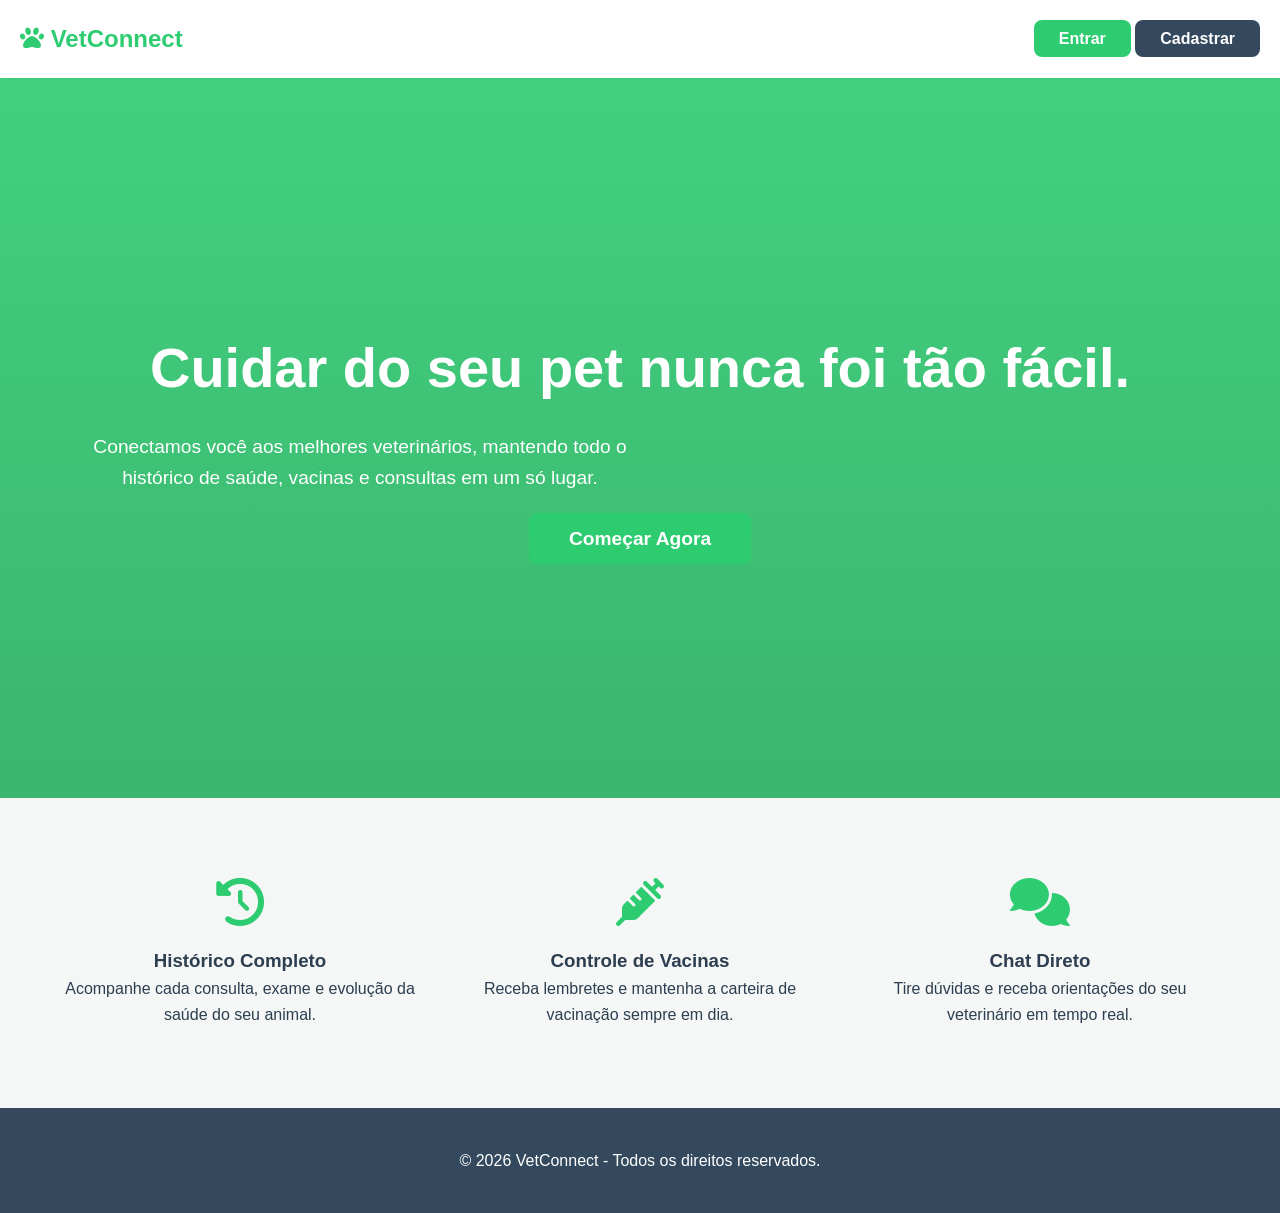
<file: index.html>
<!DOCTYPE html>
<html lang="pt-br">
<head>
    <meta charset="UTF-8">
    <meta name="viewport" content="width=device-width, initial-scale=1.0">
    <title>VetConnect - Conectando Saúde e Carinho</title>
    <link rel="stylesheet" href="css/style.css">
    <link rel="stylesheet" href="https://cdnjs.cloudflare.com/ajax/libs/font-awesome/6.0.0/css/all.min.css">
    <style>
        .hero {
            height: 80vh;
            display: flex;
            align-items: center;
            justify-content: center;
            text-align: center;
            background: linear-gradient(rgba(46, 204, 113, 0.9), rgba(39, 174, 96, 0.9)), url('https://images.unsplash.com/photo-1584132967334-10e028bd69f7?ixlib=rb-1.2.1&auto=format&fit=crop&w=1350&q=80');
            background-size: cover;
            color: white;
            padding: 20px;
        }
        .hero h1 { font-size: 3.5rem; margin-bottom: 20px; }
        .hero p { font-size: 1.2rem; margin-bottom: 30px; max-width: 600px; }
        .nav-landing {
            padding: 20px;
            display: flex;
            justify-content: space-between;
            align-items: center;
            background: white;
            box-shadow: var(--shadow);
        }
        .nav-landing .logo { color: var(--primary-color); font-size: 1.5rem; font-weight: bold; }
        .features { padding: 80px 20px; display: grid; grid-template-columns: repeat(auto-fit, minmax(250px, 1fr)); gap: 40px; text-align: center; }
        .feature-item i { font-size: 3rem; color: var(--primary-color); margin-bottom: 20px; }
    </style>
</head>
<body>
    <nav class="nav-landing">
        <div class="logo"><i class="fas fa-paw"></i> VetConnect</div>
        <div>
            <a href="login.html" class="btn" style="width: auto; padding: 10px 25px; text-decoration: none;">Entrar</a>
            <a href="register.html" class="btn" style="width: auto; padding: 10px 25px; text-decoration: none; background: #34495e;">Cadastrar</a>
        </div>
    </nav>

    <header class="hero">
        <div class="container">
            <h1>Cuidar do seu pet nunca foi tão fácil.</h1>
            <p>Conectamos você aos melhores veterinários, mantendo todo o histórico de saúde, vacinas e consultas em um só lugar.</p>
            <a href="register.html" class="btn" style="width: auto; padding: 15px 40px; font-size: 1.2rem; text-decoration: none;">Começar Agora</a>
        </div>
    </header>

    <section class="container features">
        <div class="feature-item">
            <i class="fas fa-history"></i>
            <h3>Histórico Completo</h3>
            <p>Acompanhe cada consulta, exame e evolução da saúde do seu animal.</p>
        </div>
        <div class="feature-item">
            <i class="fas fa-syringe"></i>
            <h3>Controle de Vacinas</h3>
            <p>Receba lembretes e mantenha a carteira de vacinação sempre em dia.</p>
        </div>
        <div class="feature-item">
            <i class="fas fa-comments"></i>
            <h3>Chat Direto</h3>
            <p>Tire dúvidas e receba orientações do seu veterinário em tempo real.</p>
        </div>
    </section>

    <footer style="background: #34495e; color: white; padding: 40px 20px; text-align: center;">
        <p>&copy; 2026 VetConnect - Todos os direitos reservados.</p>
    </footer>
</body>
</html>
<!-- Deploy Trigger -->
</file>
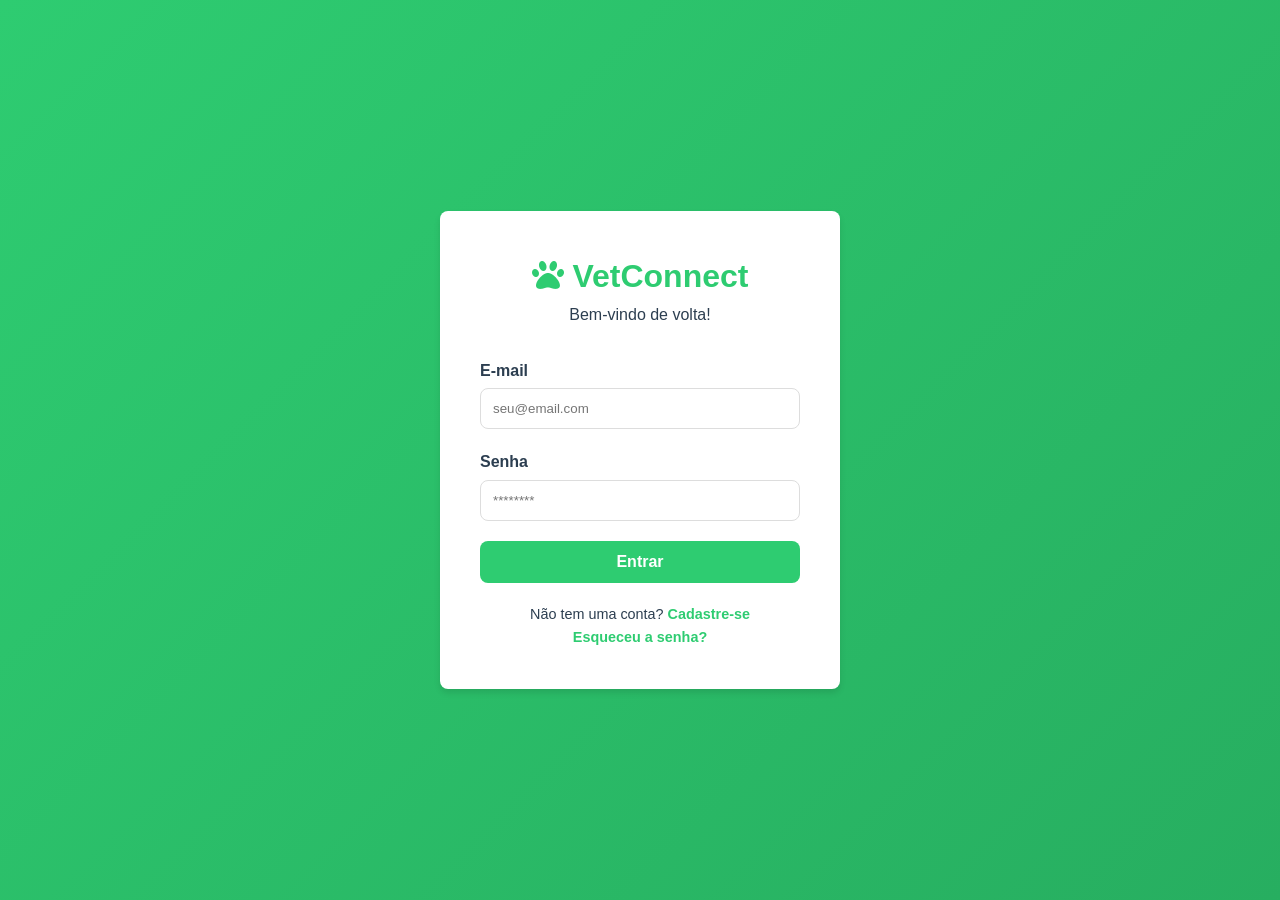
<file: chat.html>
<!DOCTYPE html>
<html lang="pt-br">
<head>
    <meta charset="UTF-8">
    <meta name="viewport" content="width=device-width, initial-scale=1.0">
    <title>Chat - VetConnect</title>
    <link rel="stylesheet" href="css/style.css">
    <link rel="stylesheet" href="https://cdnjs.cloudflare.com/ajax/libs/font-awesome/6.0.0/css/all.min.css">
    <style>
        .chat-container {
            display: flex;
            height: calc(100vh - 100px);
            background: white;
            border-radius: var(--border-radius);
            box-shadow: var(--shadow);
            overflow: hidden;
        }
        .chat-sidebar {
            width: 300px;
            border-right: 1px solid #eee;
            overflow-y: auto;
        }
        .chat-main {
            flex-grow: 1;
            display: flex;
            flex-direction: column;
        }
        .contact-item {
            padding: 15px;
            border-bottom: 1px solid #f9f9f9;
            cursor: pointer;
            display: flex;
            align-items: center;
            gap: 10px;
        }
        .contact-item:hover, .contact-item.active {
            background-color: var(--secondary-color);
        }
        .messages-display {
            flex-grow: 1;
            padding: 20px;
            overflow-y: auto;
            background: #f0f2f5;
            display: flex;
            flex-direction: column;
            gap: 10px;
        }
        .message {
            max-width: 70%;
            padding: 10px 15px;
            border-radius: 15px;
            font-size: 0.9rem;
        }
        .message.sent {
            align-self: flex-end;
            background: var(--primary-color);
            color: white;
            border-bottom-right-radius: 2px;
        }
        .message.received {
            align-self: flex-start;
            background: white;
            border-bottom-left-radius: 2px;
        }
        .chat-input {
            padding: 20px;
            border-top: 1px solid #eee;
            display: flex;
            gap: 10px;
        }
        .chat-input input {
            flex-grow: 1;
            padding: 10px;
            border: 1px solid #ddd;
            border-radius: 20px;
            outline: none;
        }
    </style>
</head>
<body>
    <div class="dashboard-layout">
        <aside class="sidebar">
            <div class="sidebar-logo"><i class="fas fa-paw"></i> VetConnect</div>
            <nav class="nav-menu">
                <li class="nav-item"><a href="#" id="backLink" class="nav-link"><i class="fas fa-arrow-left"></i> Voltar</a></li>
            </nav>
        </aside>

        <main class="main-content">
            <header class="header-top">
                <h2>Mensagens</h2>
            </header>

            <div class="chat-container">
                <div class="chat-sidebar" id="contactList">
                    <!-- Contatos -->
                </div>
                <div class="chat-main">
                    <div class="messages-display" id="messageList">
                        <p style="text-align:center; color: #999; margin-top: 50px;">Selecione um contato para iniciar a conversa</p>
                    </div>
                    <form class="chat-input" id="chatForm">
                        <input type="text" id="msgInput" placeholder="Digite sua mensagem..." required>
                        <button type="submit" class="btn" style="width: auto; border-radius: 50%; width: 45px; height: 45px;"><i class="fas fa-paper-plane"></i></button>
                    </form>
                </div>
            </div>
        </main>
    </div>

    <script src="js/auth.js"></script>
    <script src="js/data.js"></script>
    <script>
        const user = checkAuth();
        let activeContactId = null;

        document.getElementById('backLink').href = user.type === 'tutor' ? 'dashboard-tutor.html' : 'dashboard-vet.html';

        function loadContacts() {
            const users = DB.getUsers();
            const contacts = users.filter(u => u.type !== user.type);
            const list = document.getElementById('contactList');

            list.innerHTML = contacts.map(c => `
                <div class="contact-item" onclick="selectContact(${c.id})">
                    <div class="avatar">${c.name.charAt(0)}</div>
                    <div>
                        <strong>${c.name}</strong>
                        <p style="font-size: 0.7rem; color: #999;">${c.type === 'vet' ? 'Veterinário' : 'Tutor'}</p>
                    </div>
                </div>
            `).join('');
        }

        function selectContact(id) {
            activeContactId = id;
            document.querySelectorAll('.contact-item').forEach(el => el.classList.remove('active'));
            loadMessages();
        }

        function loadMessages() {
            if (!activeContactId) return;
            const allMsgs = DataManager.getMessages();
            const chatMsgs = allMsgs.filter(m => 
                (m.from === user.id && m.to === activeContactId) || 
                (m.from === activeContactId && m.to === user.id)
            );

            const list = document.getElementById('messageList');
            if (chatMsgs.length === 0) {
                list.innerHTML = '<p style="text-align:center; color: #999;">Nenhuma mensagem ainda. Diga oi!</p>';
            } else {
                list.innerHTML = chatMsgs.map(m => `
                    <div class="message ${m.from === user.id ? 'sent' : 'received'}">
                        ${m.text}
                    </div>
                `).join('');
            }
            list.scrollTop = list.scrollHeight;
        }

        document.getElementById('chatForm').addEventListener('submit', (e) => {
            e.preventDefault();
            if (!activeContactId) {
                alert('Selecione um contato primeiro!');
                return;
            }
            const input = document.getElementById('msgInput');
            const msg = {
                from: user.id,
                to: activeContactId,
                text: input.value,
                time: new Date().toISOString()
            };
            DataManager.saveMessage(msg);
            input.value = '';
            loadMessages();
        });

        loadContacts();
        setInterval(loadMessages, 3000); // Simular tempo real
    </script>
</body>
</html>
</file>
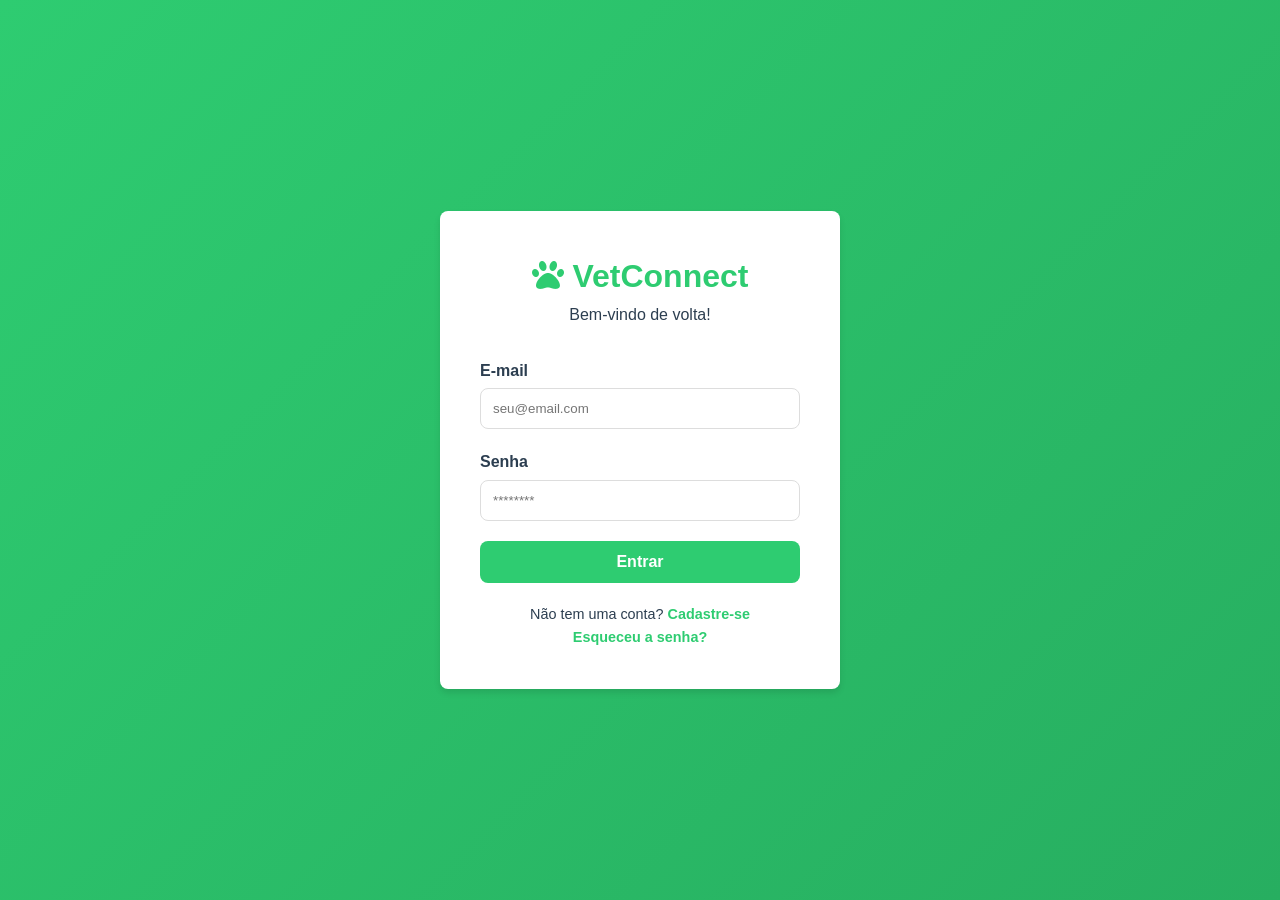
<file: dashboard-tutor.html>
<!DOCTYPE html>
<html lang="pt-br">
<head>
    <meta charset="UTF-8">
    <meta name="viewport" content="width=device-width, initial-scale=1.0">
    <title>Dashboard Tutor - VetConnect</title>
    <link rel="stylesheet" href="css/style.css">
    <link rel="stylesheet" href="https://cdnjs.cloudflare.com/ajax/libs/font-awesome/6.0.0/css/all.min.css">
    <style>
        .pet-card {
            background: white;
            border-radius: var(--border-radius);
            padding: 20px;
            box-shadow: var(--shadow);
            display: flex;
            align-items: center;
            gap: 20px;
            margin-bottom: 20px;
        }
        .pet-info h4 { margin: 0; color: var(--primary-color); }
        .pet-avatar {
            width: 60px;
            height: 60px;
            background: var(--secondary-color);
            border-radius: 50%;
            display: flex;
            align-items: center;
            justify-content: center;
            font-size: 1.5rem;
            color: var(--primary-color);
        }
        .action-buttons {
            display: flex;
            gap: 10px;
            margin-top: 10px;
        }
        .btn-sm {
            padding: 5px 10px;
            font-size: 0.8rem;
        }
        .modal {
            display: none;
            position: fixed;
            top: 0; left: 0; width: 100%; height: 100%;
            background: rgba(0,0,0,0.5);
            align-items: center;
            justify-content: center;
        }
        .modal-content {
            background: white;
            padding: 30px;
            border-radius: var(--border-radius);
            width: 100%;
            max-width: 500px;
        }
    </style>
</head>
<body>
    <div class="dashboard-layout">
        <aside class="sidebar">
            <div class="sidebar-logo">
                <i class="fas fa-paw"></i> VetConnect
            </div>
            <nav class="nav-menu">
                <li class="nav-item"><a href="#" class="nav-link active"><i class="fas fa-home"></i> Início</a></li>
                <li class="nav-item"><a href="#" class="nav-link" onclick="showModal('petModal')"><i class="fas fa-plus-circle"></i> Novo Pet</a></li>
                <li class="nav-item"><a href="#" class="nav-link"><i class="fas fa-calendar-alt"></i> Consultas</a></li>
                <li class="nav-item"><a href="#" class="nav-link"><i class="fas fa-syringe"></i> Vacinas</a></li>
                <li class="nav-item"><a href="chat.html" class="nav-link"><i class="fas fa-comments"></i> Chat</a></li>
            </nav>
            <div class="nav-item">
                <a href="#" class="nav-link" onclick="DB.logout()"><i class="fas fa-sign-out-alt"></i> Sair</a>
            </div>
        </aside>

        <main class="main-content">
            <header class="header-top">
                <h2 id="welcomeMsg">Olá, Tutor!</h2>
                <div class="user-profile">
                    <span id="userName">Usuário</span>
                    <div class="avatar" id="userInitial">U</div>
                </div>
            </header>

            <div class="stats-grid">
                <div class="stat-card">
                    <h3>Meus Pets</h3>
                    <div class="value" id="petCount">0</div>
                </div>
                <div class="stat-card">
                    <h3>Próximas Vacinas</h3>
                    <div class="value">2</div>
                </div>
                <div class="stat-card">
                    <h3>Consultas Agendadas</h3>
                    <div class="value">1</div>
                </div>
            </div>

            <h3>Meus Animais</h3>
            <div id="petList">
                <!-- Pets serão carregados aqui -->
                <p>Você ainda não cadastrou nenhum pet.</p>
            </div>
        </main>
    </div>

    <!-- Modal Novo Pet -->
    <div id="petModal" class="modal">
        <div class="modal-content">
            <h3>Cadastrar Novo Pet</h3>
            <form id="petForm">
                <div class="form-group">
                    <label>Nome do Pet</label>
                    <input type="text" id="petName" required>
                </div>
                <div class="form-group">
                    <label>Espécie</label>
                    <select id="petSpecies">
                        <option value="Cachorro">Cachorro</option>
                        <option value="Gato">Gato</option>
                        <option value="Pássaro">Pássaro</option>
                        <option value="Outro">Outro</option>
                    </select>
                </div>
                <div class="form-group">
                    <label>Raça</label>
                    <input type="text" id="petBreed">
                </div>
                <div class="form-group">
                    <label>Idade (anos)</label>
                    <input type="number" id="petAge">
                </div>
                <div class="form-group">
                    <label>Peso (kg)</label>
                    <input type="number" step="0.1" id="petWeight">
                </div>
                <div style="display: flex; gap: 10px;">
                    <button type="submit" class="btn">Salvar</button>
                    <button type="button" class="btn" style="background: #95a5a6;" onclick="hideModal('petModal')">Cancelar</button>
                </div>
            </form>
        </div>
    </div>

    <script src="js/auth.js"></script>
    <script src="js/data.js"></script>
    <script>
        const user = checkAuth();
        document.getElementById('userName').innerText = user.name;
        document.getElementById('userInitial').innerText = user.name.charAt(0).toUpperCase();
        document.getElementById('welcomeMsg').innerText = `Olá, ${user.name.split(' ')[0]}!`;

        function showModal(id) { document.getElementById(id).style.display = 'flex'; }
        function hideModal(id) { document.getElementById(id).style.display = 'none'; }

        function loadPets() {
            const pets = DataManager.getPetsByTutor(user.id);
            const list = document.getElementById('petList');
            document.getElementById('petCount').innerText = pets.length;

            if (pets.length === 0) {
                list.innerHTML = '<p>Você ainda não cadastrou nenhum pet.</p>';
                return;
            }

            list.innerHTML = pets.map(pet => `
                <div class="pet-card">
                    <div class="pet-avatar"><i class="fas fa-${pet.species === 'Cachorro' ? 'dog' : 'cat'}"></i></div>
                    <div class="pet-info">
                        <h4>${pet.name}</h4>
                        <p>${pet.species} - ${pet.breed} | ${pet.age} anos | ${pet.weight}kg</p>
                        <div class="action-buttons">
                            <a href="pet-history.html?id=${pet.id}" class="btn btn-sm" style="text-decoration:none; display:inline-block; text-align:center;">Ver Histórico</a>
                       <a href="chat.html" class="btn btn-sm" style="width:auto; background: var(--warning); text-decoration:none; display:inline-block; text-align:center;">Chat</a>                     </div>
                    </div>
                </div>
            `).join('');
        }

        document.getElementById('petForm').addEventListener('submit', (e) => {
            e.preventDefault();
            const newPet = {
                id: Date.now(),
                tutorId: user.id,
                name: document.getElementById('petName').value,
                species: document.getElementById('petSpecies').value,
                breed: document.getElementById('petBreed').value,
                age: document.getElementById('petAge').value,
                weight: document.getElementById('petWeight').value
            };
            DataManager.savePet(newPet);
            hideModal('petModal');
            loadPets();
            e.target.reset();
        });

        loadPets();
    </script>
</body>
</html>
</file>
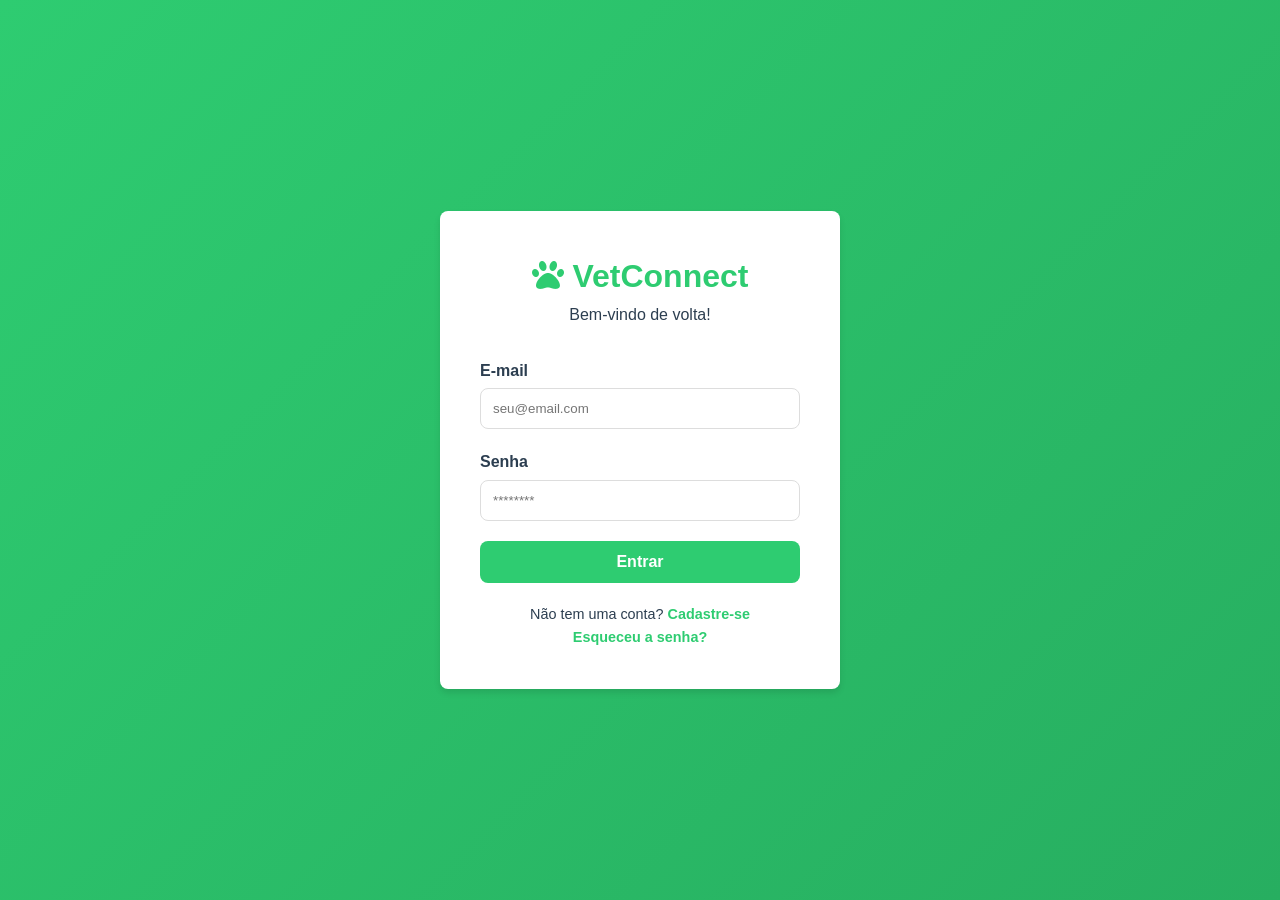
<file: dashboard-vet.html>
<!DOCTYPE html>
<html lang="pt-br">
<head>
    <meta charset="UTF-8">
    <meta name="viewport" content="width=device-width, initial-scale=1.0">
    <title>Dashboard Vet - VetConnect</title>
    <link rel="stylesheet" href="css/style.css">
    <link rel="stylesheet" href="https://cdnjs.cloudflare.com/ajax/libs/font-awesome/6.0.0/css/all.min.css">
    <style>
        .patient-table {
            width: 100%;
            background: white;
            border-radius: var(--border-radius);
            border-collapse: collapse;
            overflow: hidden;
            box-shadow: var(--shadow);
        }
        .patient-table th, .patient-table td {
            padding: 15px;
            text-align: left;
            border-bottom: 1px solid #eee;
        }
        .patient-table th {
            background-color: var(--secondary-color);
            color: var(--primary-color);
        }
        .status-badge {
            padding: 5px 10px;
            border-radius: 20px;
            font-size: 0.8rem;
            background: #e1f5fe;
            color: #039be5;
        }
        .modal {
            display: none;
            position: fixed;
            top: 0; left: 0; width: 100%; height: 100%;
            background: rgba(0,0,0,0.5);
            align-items: center;
            justify-content: center;
            z-index: 1000;
        }
        .modal-content {
            background: white;
            padding: 30px;
            border-radius: var(--border-radius);
            width: 100%;
            max-width: 600px;
        }
    </style>
</head>
<body>
    <div class="dashboard-layout">
        <aside class="sidebar">
            <div class="sidebar-logo">
                <i class="fas fa-user-md"></i> VetConnect
            </div>
            <nav class="nav-menu">
                <li class="nav-item"><a href="#" class="nav-link active"><i class="fas fa-columns"></i> Dashboard</a></li>
                <li class="nav-item"><a href="#" class="nav-link"><i class="fas fa-paw"></i> Pacientes</a></li>
                <li class="nav-item"><a href="#" class="nav-link"><i class="fas fa-calendar-check"></i> Consultas do Dia</a></li>
                <li class="nav-item"><a href="chat.html" class="nav-link"><i class="fas fa-comments"></i> Mensagens</a></li>
            </nav>
            <div class="nav-item">
                <a href="#" class="nav-link" onclick="DB.logout()"><i class="fas fa-sign-out-alt"></i> Sair</a>
            </div>
        </aside>

        <main class="main-content">
            <header class="header-top">
                <h2>Painel do Veterinário</h2>
                <div class="user-profile">
                    <span id="userName">Dr. Veterinário</span>
                    <div class="avatar" id="userInitial">V</div>
                </div>
            </header>

            <div class="stats-grid">
                <div class="stat-card">
                    <h3>Pacientes Ativos</h3>
                    <div class="value" id="patientCount">0</div>
                </div>
                <div class="stat-card">
                    <h3>Consultas Hoje</h3>
                    <div class="value">4</div>
                </div>
                <div class="stat-card">
                    <h3>Novas Mensagens</h3>
                    <div class="value">3</div>
                </div>
            </div>

            <div style="display: flex; justify-content: space-between; align-items: center; margin-bottom: 20px;">
                <h3>Pacientes Recentes</h3>
                <button class="btn" style="width: auto; padding: 8px 20px;" onclick="showModal('consultModal')">Nova Consulta</button>
            </div>

            <table class="patient-table">
                <thead>
                    <tr>
                        <th>Pet</th>
                        <th>Espécie</th>
                        <th>Tutor</th>
                        <th>Última Consulta</th>
                        <th>Ações</th>
                    </tr>
                </thead>
                <tbody id="patientList">
                    <!-- Pacientes serão carregados aqui -->
                </tbody>
            </table>
        </main>
    </div>

    <!-- Modal Nova Consulta -->
    <div id="consultModal" class="modal">
        <div class="modal-content">
            <h3>Registrar Consulta / Vacina</h3>
            <form id="consultForm">
                <div class="form-group">
                    <label>Selecionar Pet</label>
                    <select id="selectPet" required></select>
                </div>
                <div class="form-group">
                    <label>Tipo</label>
                    <select id="consultType">
                        <option value="Consulta">Consulta Geral</option>
                        <option value="Vacina">Aplicação de Vacina</option>
                        <option value="Retorno">Retorno</option>
                    </select>
                </div>
                <div class="form-group">
                    <label>Observações / Recomendações</label>
                    <textarea id="consultNotes" style="width: 100%; padding: 10px; border-radius: 8px; border: 1px solid #ddd; height: 100px;"></textarea>
                </div>
                <div style="display: flex; gap: 10px;">
                    <button type="submit" class="btn">Registrar</button>
                    <button type="button" class="btn" style="background: #95a5a6;" onclick="hideModal('consultModal')">Cancelar</button>
                </div>
            </form>
        </div>
    </div>

    <script src="js/auth.js"></script>
    <script src="js/data.js"></script>
    <script>
        const user = checkAuth();
        document.getElementById('userName').innerText = user.name;
        document.getElementById('userInitial').innerText = user.name.charAt(0).toUpperCase();

        function showModal(id) { 
            populatePetSelect();
            document.getElementById(id).style.display = 'flex'; 
        }
        function hideModal(id) { document.getElementById(id).style.display = 'none'; }

        function populatePetSelect() {
            const pets = DataManager.getPets();
            const select = document.getElementById('selectPet');
            select.innerHTML = pets.map(p => `<option value="${p.id}">${p.name} (${p.species})</option>`).join('');
        }

        function loadPatients() {
            const pets = DataManager.getPets();
            const list = document.getElementById('patientList');
            document.getElementById('patientCount').innerText = pets.length;

            if (pets.length === 0) {
                list.innerHTML = '<tr><td colspan="5" style="text-align:center">Nenhum paciente cadastrado no sistema.</td></tr>';
                return;
            }

            const users = DB.getUsers();

            list.innerHTML = pets.map(pet => {
                const tutor = users.find(u => u.id === pet.tutorId);
                return `
                    <tr>
                        <td><strong>${pet.name}</strong></td>
                        <td>${pet.species}</td>
                        <td>${tutor ? tutor.name : 'N/A'}</td>
                        <td>${new Date().toLocaleDateString()}</td>
                        <td>
                            <a href="pet-history.html?id=${pet.id}" class="btn btn-sm" style="width:auto; text-decoration:none; display:inline-block; text-align:center;">Ficha</a>
                            <a href="chat.html" class="btn btn-sm" style="width:auto; background: var(--warning); text-decoration:none; display:inline-block; text-align:center;">Chat</a>
                        </td>
                    </tr>
                `;
            }).join('');
        }

        document.getElementById('consultForm').addEventListener('submit', (e) => {
            e.preventDefault();
            const app = {
                id: Date.now(),
                petId: parseInt(document.getElementById('selectPet').value),
                vetId: user.id,
                type: document.getElementById('consultType').value,
                notes: document.getElementById('consultNotes').value,
                date: new Date().toISOString()
            };
            DataManager.saveAppointment(app);
            alert('Registro salvo com sucesso!');
            hideModal('consultModal');
            loadPatients();
        });

        loadPatients();
    </script>
</body>
</html>
</file>
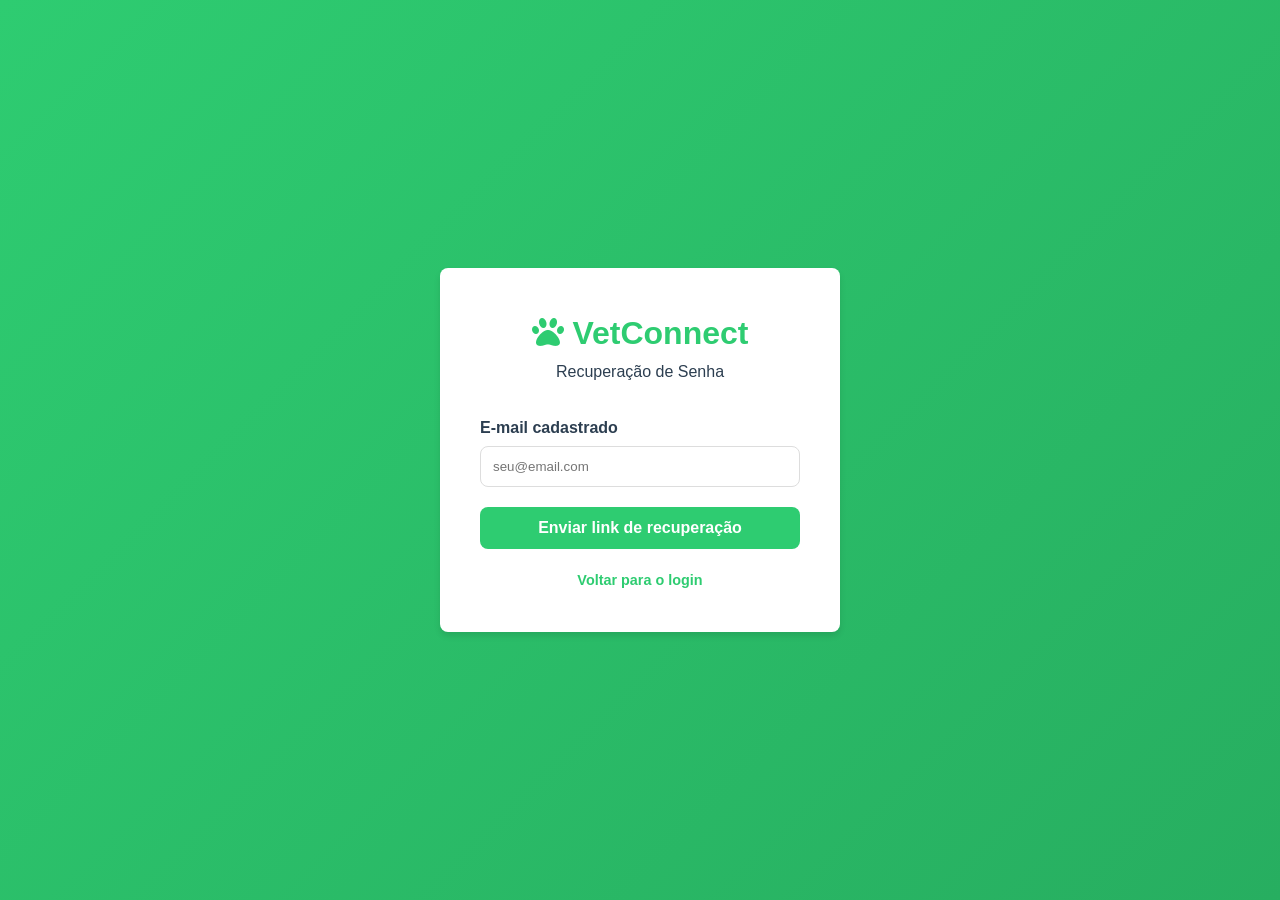
<file: forgot-password.html>
<!DOCTYPE html>
<html lang="pt-br">
<head>
    <meta charset="UTF-8">
    <meta name="viewport" content="width=device-width, initial-scale=1.0">
    <title>Recuperar Senha - VetConnect</title>
    <link rel="stylesheet" href="css/style.css">
    <link rel="stylesheet" href="https://cdnjs.cloudflare.com/ajax/libs/font-awesome/6.0.0/css/all.min.css">
</head>
<body class="auth-container">
    <div class="auth-card">
        <div class="auth-header">
            <h1><i class="fas fa-paw"></i> VetConnect</h1>
            <p>Recuperação de Senha</p>
        </div>
        <form id="forgotForm">
            <div class="form-group">
                <label for="email">E-mail cadastrado</label>
                <input type="email" id="email" placeholder="seu@email.com" required>
            </div>
            <button type="submit" class="btn">Enviar link de recuperação</button>
        </form>
        <div class="auth-footer">
            <p><a href="login.html">Voltar para o login</a></p>
        </div>
    </div>

    <script>
        document.getElementById('forgotForm').addEventListener('submit', (e) => {
            e.preventDefault();
            alert('Se o e-mail estiver cadastrado, você receberá um link de recuperação em instantes.');
            window.location.href = 'login.html';
        });
    </script>
</body>
</html>
</file>
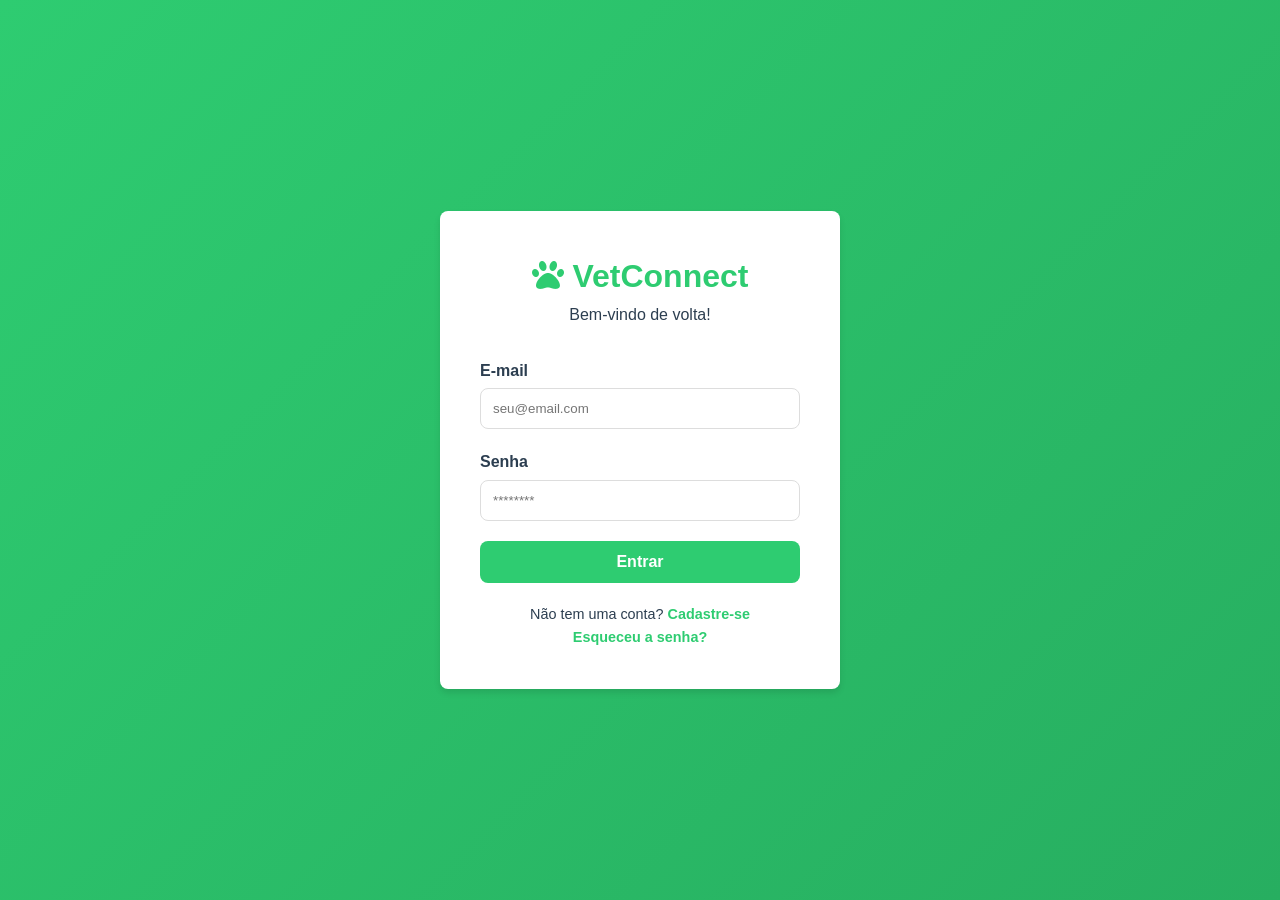
<file: login.html>
<!DOCTYPE html>
<html lang="pt-br">
<head>
    <meta charset="UTF-8">
    <meta name="viewport" content="width=device-width, initial-scale=1.0">
    <title>Login - VetConnect</title>
    <link rel="stylesheet" href="css/style.css">
    <link rel="stylesheet" href="https://cdnjs.cloudflare.com/ajax/libs/font-awesome/6.0.0/css/all.min.css">
</head>
<body class="auth-container">
    <div class="auth-card">
        <div class="auth-header">
            <h1><i class="fas fa-paw"></i> VetConnect</h1>
            <p>Bem-vindo de volta!</p>
        </div>
        <form id="loginForm">
            <div class="form-group">
                <label for="email">E-mail</label>
                <input type="email" id="email" placeholder="seu@email.com" required>
            </div>
            <div class="form-group">
                <label for="password">Senha</label>
                <input type="password" id="password" placeholder="********" required>
            </div>
            <button type="submit" class="btn">Entrar</button>
        </form>
        <div class="auth-footer">
            <p>Não tem uma conta? <a href="register.html">Cadastre-se</a></p>
            <p><a href="forgot-password.html">Esqueceu a senha?</a></p>
        </div>
    </div>

    <script src="js/auth.js"></script>
    <script>
        document.getElementById('loginForm').addEventListener('submit', (e) => {
            e.preventDefault();
            const email = document.getElementById('email').value;
            const password = document.getElementById('password').value;
            login(email, password);
        });
    </script>
</body>
</html>
</file>
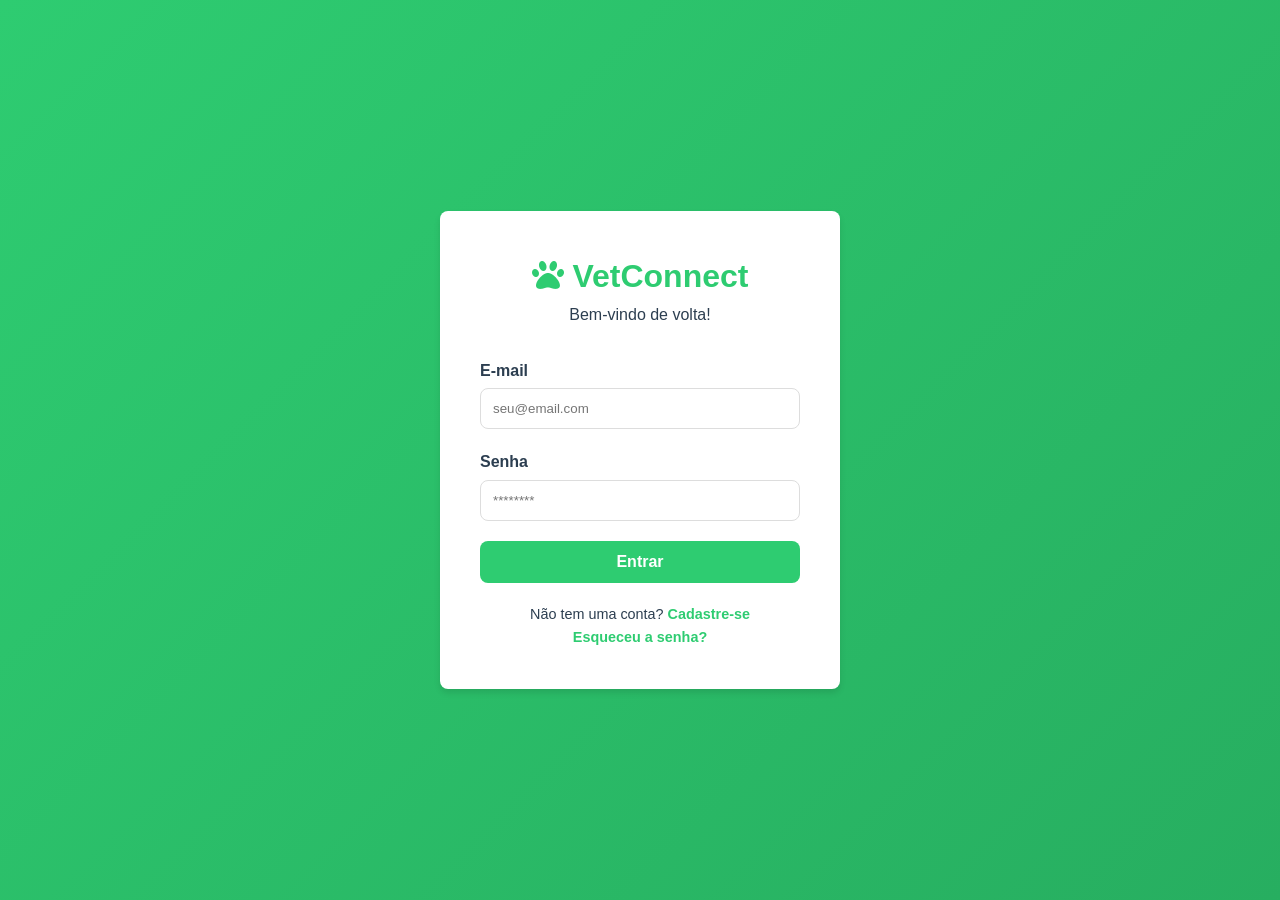
<file: pet-history.html>
<!DOCTYPE html>
<html lang="pt-br">
<head>
    <meta charset="UTF-8">
    <meta name="viewport" content="width=device-width, initial-scale=1.0">
    <title>Histórico do Pet - VetConnect</title>
    <link rel="stylesheet" href="css/style.css">
    <link rel="stylesheet" href="https://cdnjs.cloudflare.com/ajax/libs/font-awesome/6.0.0/css/all.min.css">
    <style>
        .timeline {
            position: relative;
            max-width: 800px;
            margin: 20px auto;
            padding: 20px;
        }
        .timeline::after {
            content: '';
            position: absolute;
            width: 2px;
            background: var(--primary-color);
            top: 0; bottom: 0; left: 50%;
            margin-left: -1px;
        }
        .timeline-item {
            padding: 10px 40px;
            position: relative;
            background: inherit;
            width: 50%;
        }
        .timeline-item::after {
            content: '';
            position: absolute;
            width: 20px; height: 20px;
            right: -10px;
            background-color: white;
            border: 4px solid var(--primary-color);
            top: 15px;
            border-radius: 50%;
            z-index: 1;
        }
        .left { left: 0; }
        .right { left: 50%; }
        .right::after { left: -10px; }
        .timeline-content {
            padding: 20px;
            background: white;
            position: relative;
            border-radius: 8px;
            box-shadow: var(--shadow);
        }
        .timeline-content h4 { color: var(--primary-color); margin-bottom: 5px; }
        .timeline-content span { font-size: 0.8rem; color: #999; }
    </style>
</head>
<body>
    <div class="dashboard-layout">
        <aside class="sidebar">
            <div class="sidebar-logo"><i class="fas fa-paw"></i> VetConnect</div>
            <nav class="nav-menu">
                <li class="nav-item"><a href="#" id="backLink" class="nav-link"><i class="fas fa-arrow-left"></i> Voltar</a></li>
            </nav>
        </aside>

        <main class="main-content">
            <header class="header-top">
                <h2 id="petTitle">Histórico de Saúde</h2>
            </header>

            <div class="timeline" id="timeline">
                <!-- Itens da timeline -->
            </div>
        </main>
    </div>

    <script src="js/auth.js"></script>
    <script src="js/data.js"></script>
    <script>
        const user = checkAuth();
        const urlParams = new URLSearchParams(window.location.search);
        const petId = parseInt(urlParams.get('id'));
        
        document.getElementById('backLink').href = user.type === 'tutor' ? 'dashboard-tutor.html' : 'dashboard-vet.html';

        function loadTimeline() {
            const pets = DataManager.getPets();
            const pet = pets.find(p => p.id === petId);
            if (!pet) return;

            document.getElementById('petTitle').innerText = `Histórico de ${pet.name}`;

            const apps = DataManager.getAppointmentsByPet(petId);
            const timeline = document.getElementById('timeline');

            if (apps.length === 0) {
                timeline.innerHTML = '<p style="text-align:center">Nenhum registro encontrado para este pet.</p>';
                return;
            }

            timeline.innerHTML = apps.sort((a,b) => new Date(b.date) - new Date(a.date)).map((app, index) => `
                <div class="timeline-item ${index % 2 === 0 ? 'left' : 'right'}">
                    <div class="timeline-content">
                        <span>${new Date(app.date).toLocaleDateString()}</span>
                        <h4>${app.type}</h4>
                        <p>${app.notes}</p>
                    </div>
                </div>
            `).join('');
        }

        loadTimeline();
    </script>
</body>
</html>
</file>
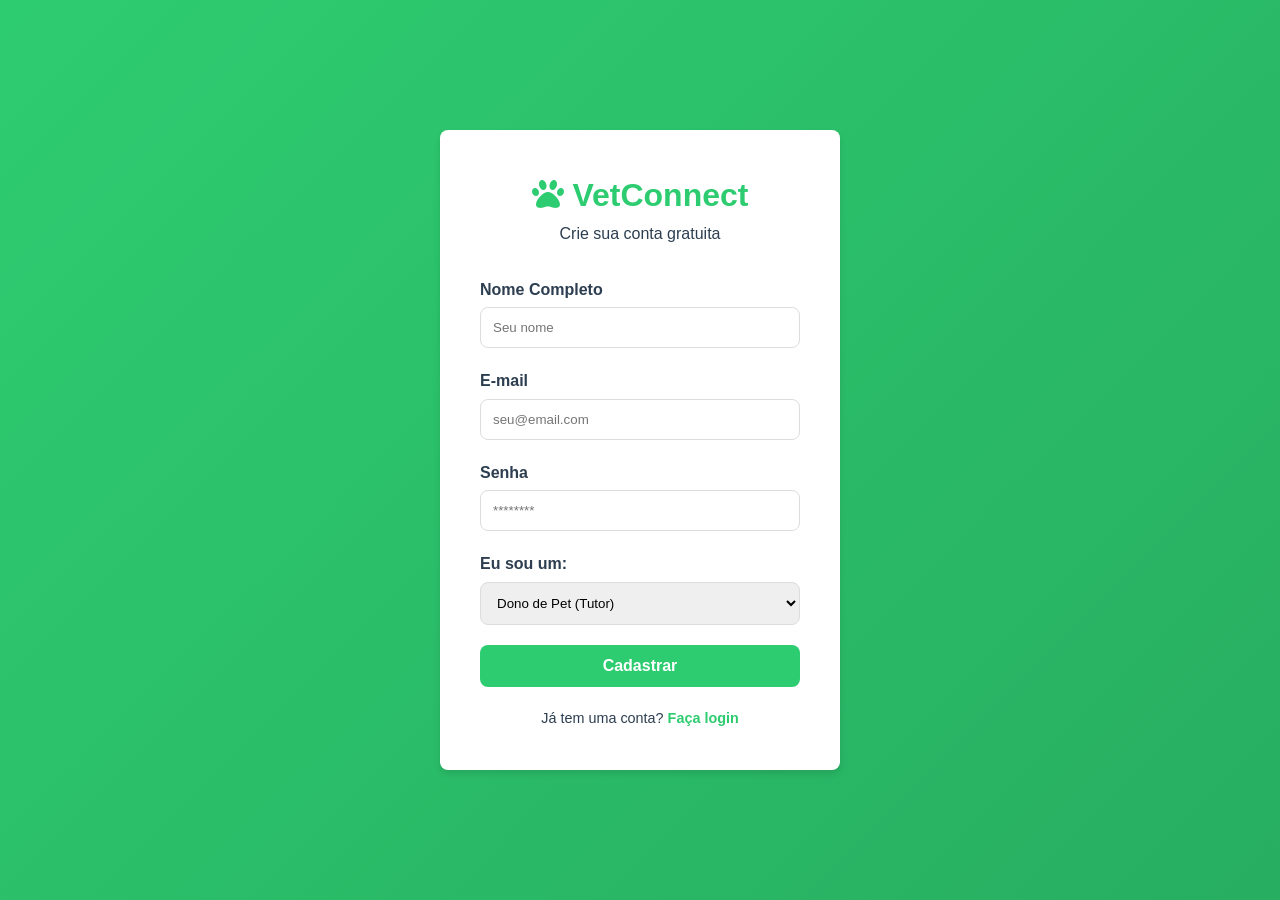
<file: register.html>
<!DOCTYPE html>
<html lang="pt-br">
<head>
    <meta charset="UTF-8">
    <meta name="viewport" content="width=device-width, initial-scale=1.0">
    <title>Cadastro - VetConnect</title>
    <link rel="stylesheet" href="css/style.css">
    <link rel="stylesheet" href="https://cdnjs.cloudflare.com/ajax/libs/font-awesome/6.0.0/css/all.min.css">
</head>
<body class="auth-container">
    <div class="auth-card">
        <div class="auth-header">
            <h1><i class="fas fa-paw"></i> VetConnect</h1>
            <p>Crie sua conta gratuita</p>
        </div>
        <form id="registerForm">
            <div class="form-group">
                <label for="name">Nome Completo</label>
                <input type="text" id="name" placeholder="Seu nome" required>
            </div>
            <div class="form-group">
                <label for="email">E-mail</label>
                <input type="email" id="email" placeholder="seu@email.com" required>
            </div>
            <div class="form-group">
                <label for="password">Senha</label>
                <input type="password" id="password" placeholder="********" required>
            </div>
            <div class="form-group">
                <label for="type">Eu sou um:</label>
                <select id="type" required>
                    <option value="tutor">Dono de Pet (Tutor)</option>
                    <option value="vet">Veterinário</option>
                </select>
            </div>
            <button type="submit" class="btn">Cadastrar</button>
        </form>
        <div class="auth-footer">
            <p>Já tem uma conta? <a href="login.html">Faça login</a></p>
        </div>
    </div>

    <script src="js/auth.js"></script>
    <script>
        document.getElementById('registerForm').addEventListener('submit', (e) => {
            e.preventDefault();
            const name = document.getElementById('name').value;
            const email = document.getElementById('email').value;
            const password = document.getElementById('password').value;
            const type = document.getElementById('type').value;
            register(name, email, password, type);
        });
    </script>
</body>
</html>
</file>
<file: css/style.css>
:root {
    --primary-color: #2ecc71;
    --primary-dark: #27ae60;
    --secondary-color: #f1f8f4;
    --text-color: #2c3e50;
    --light-text: #7f8c8d;
    --white: #ffffff;
    --danger: #e74c3c;
    --warning: #f1c40f;
    --shadow: 0 4px 6px rgba(0, 0, 0, 0.1);
    --border-radius: 8px;
}

* {
    margin: 0;
    padding: 0;
    box-sizing: border-box;
    font-family: 'Segoe UI', Tahoma, Geneva, Verdana, sans-serif;
}

body {
    background-color: #f4f7f6;
    color: var(--text-color);
    line-height: 1.6;
}

.container {
    width: 100%;
    max-width: 1200px;
    margin: 0 auto;
    padding: 0 20px;
}

/* Auth Pages */
.auth-container {
    height: 100vh;
    display: flex;
    align-items: center;
    justify-content: center;
    background: linear-gradient(135deg, var(--primary-color), var(--primary-dark));
}

.auth-card {
    background: var(--white);
    padding: 40px;
    border-radius: var(--border-radius);
    box-shadow: var(--shadow);
    width: 100%;
    max-width: 400px;
}

.auth-header {
    text-align: center;
    margin-bottom: 30px;
}

.auth-header h1 {
    color: var(--primary-color);
    font-size: 2rem;
}

.form-group {
    margin-bottom: 20px;
}

.form-group label {
    display: block;
    margin-bottom: 5px;
    font-weight: 600;
}

.form-group input, .form-group select {
    width: 100%;
    padding: 12px;
    border: 1px solid #ddd;
    border-radius: var(--border-radius);
    outline: none;
}

.form-group input:focus {
    border-color: var(--primary-color);
}

.btn {
    width: 100%;
    padding: 12px;
    border: none;
    border-radius: var(--border-radius);
    background-color: var(--primary-color);
    color: var(--white);
    font-size: 1rem;
    font-weight: 600;
    cursor: pointer;
    transition: background 0.3s;
}

.btn:hover {
    background-color: var(--primary-dark);
}

.auth-footer {
    margin-top: 20px;
    text-align: center;
    font-size: 0.9rem;
}

.auth-footer a {
    color: var(--primary-color);
    text-decoration: none;
    font-weight: 600;
}

/* Dashboard Layout */
.dashboard-layout {
    display: flex;
    min-height: 100vh;
}

.sidebar {
    width: 250px;
    background-color: var(--white);
    border-right: 1px solid #eee;
    padding: 20px;
    display: flex;
    flex-direction: column;
}

.sidebar-logo {
    font-size: 1.5rem;
    font-weight: bold;
    color: var(--primary-color);
    margin-bottom: 40px;
    display: flex;
    align-items: center;
    gap: 10px;
}

.nav-menu {
    list-style: none;
    flex-grow: 1;
}

.nav-item {
    margin-bottom: 10px;
}

.nav-link {
    display: flex;
    align-items: center;
    gap: 10px;
    padding: 12px;
    text-decoration: none;
    color: var(--text-color);
    border-radius: var(--border-radius);
    transition: 0.3s;
}

.nav-link:hover, .nav-link.active {
    background-color: var(--secondary-color);
    color: var(--primary-color);
}

.main-content {
    flex-grow: 1;
    padding: 30px;
    overflow-y: auto;
}

.header-top {
    display: flex;
    justify-content: space-between;
    align-items: center;
    margin-bottom: 30px;
}

.user-profile {
    display: flex;
    align-items: center;
    gap: 10px;
}

.avatar {
    width: 40px;
    height: 40px;
    border-radius: 50%;
    background-color: var(--primary-color);
    color: white;
    display: flex;
    align-items: center;
    justify-content: center;
    font-weight: bold;
}

/* Cards & Widgets */
.stats-grid {
    display: grid;
    grid-template-columns: repeat(auto-fit, minmax(200px, 1fr));
    gap: 20px;
    margin-bottom: 30px;
}

.stat-card {
    background: var(--white);
    padding: 20px;
    border-radius: var(--border-radius);
    box-shadow: var(--shadow);
}

.stat-card h3 {
    font-size: 0.9rem;
    color: var(--light-text);
    margin-bottom: 10px;
}

.stat-card .value {
    font-size: 1.8rem;
    font-weight: bold;
    color: var(--primary-color);
}

/* Responsive */
@media (max-width: 768px) {
    .dashboard-layout {
        flex-direction: column;
    }
    .sidebar {
        width: 100%;
        border-right: none;
        border-bottom: 1px solid #eee;
    }
}
</file>
